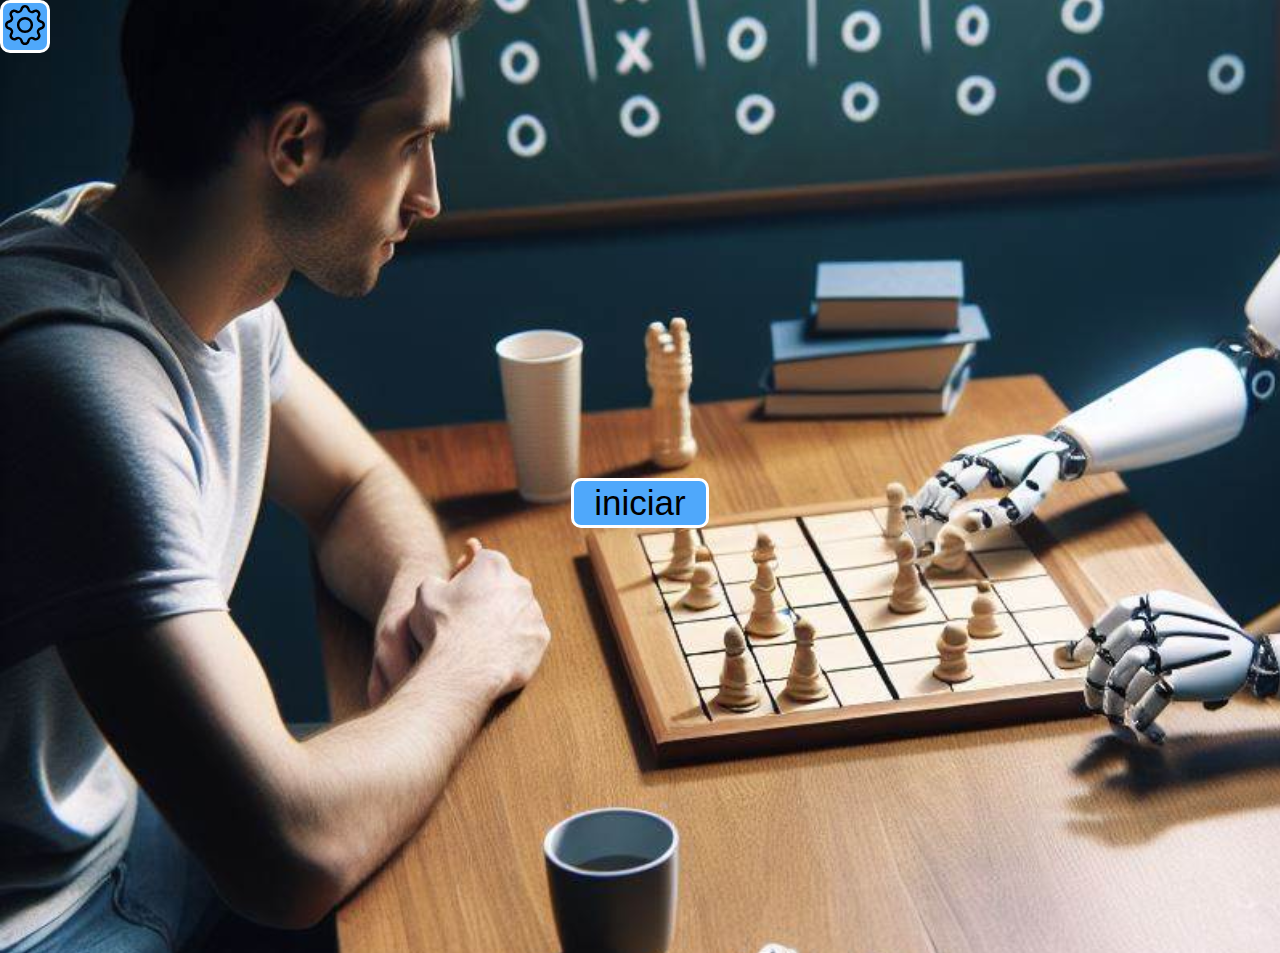
<file: index.html>
<!DOCTYPE html>
<html lang="pt-br">
<head>
    <meta charset="UTF-8">
    <meta name="viewport" content="width=device-width, initial-scale=1.0">
    <title>Game</title>
    <link rel="stylesheet" href="css/index.css">
    <script src="js/somClick.js" defer></script>
    

</head>
<body >
  


    <a href="config.html"> 
    <button id="btn-config"><img src="imagens/gear.svg" alt=""></button>
   </a>

    <div class="container">

        <a href="game.html">


            <button id="btn-start">iniciar</button>
    

        </a>

    </div>


</body>
</html>
</file>
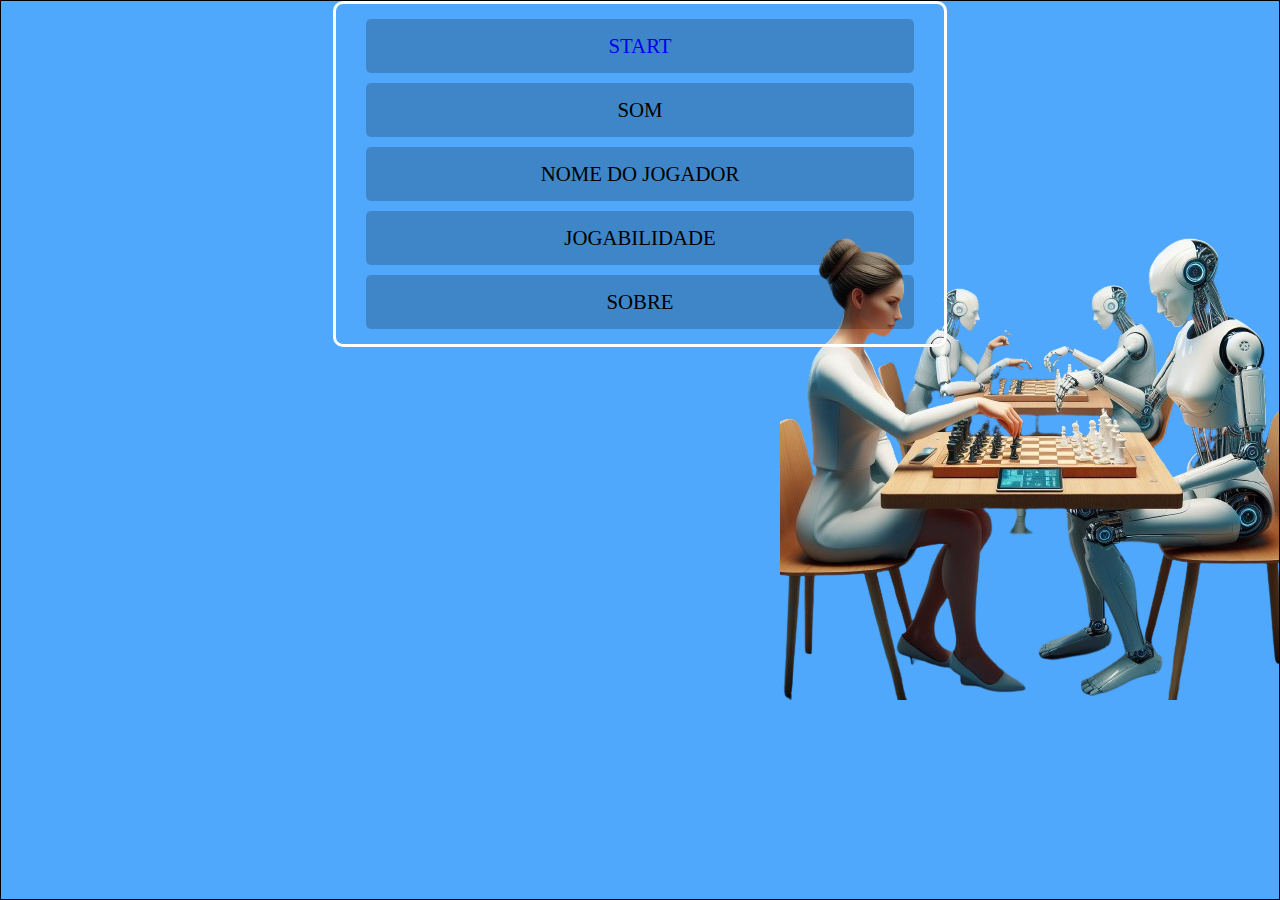
<file: config.html>
<!DOCTYPE html>
<html lang="pt-br">
<head>
    <meta charset="UTF-8">
    <meta name="viewport" content="width=device-width, initial-scale=1.0">
    <title>Config</title>
    <link rel="stylesheet" href="css/config.css">
    <script src="js/config.js" defer></script>
    <script src="js/somClick.js" defer></script>
    
    
</head>
<body>
    
<div class="container">
    <a href="game.html">
<div class="item" id="start">start</div>
    </a>
<div class="item" id="som">som</div>
<div class="item" id="nome_jogador">nome do jogador</div>
<div class="item" id="jogabilidade">jogabilidade</div>
<div class="item" id="sobre">sobre</div>



</div>






</body>
</html>
</file>
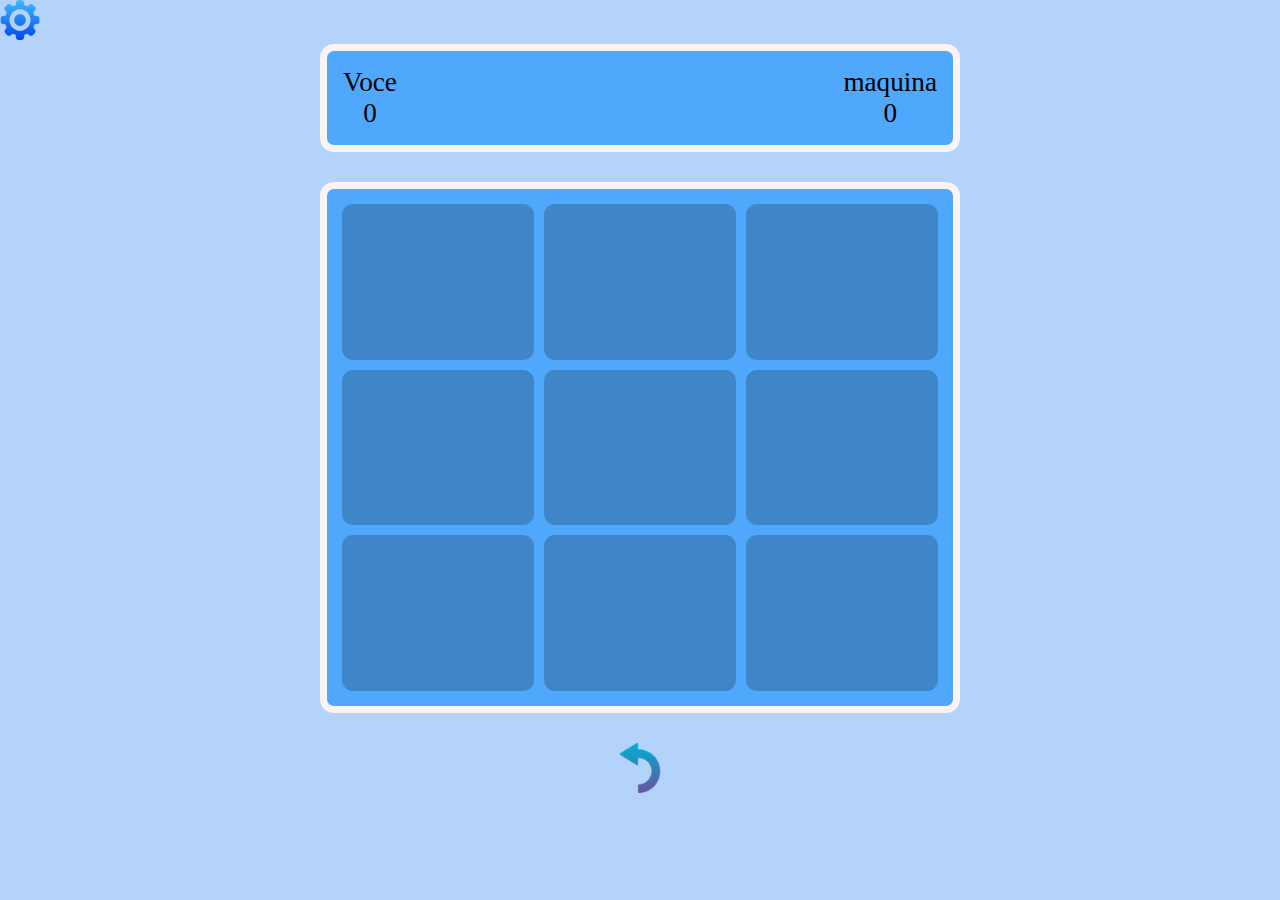
<file: game.html>
<!DOCTYPE html>
<html lang="pt-br">
<head>
    <meta charset="UTF-8">
    <meta name="viewport" content="width=device-width, initial-scale=1.0">
    <title>Game</title>
    <link rel="stylesheet" href="css/game.css">
    <script src="js/jogabilidade.js" defer></script>
    <script src="js/somClick.js" defer></script>
    
</head>
<body>
 


    <a href="config.html"> 
        <img src="imagens/configuracao.png" alt="" width="40">
        
       </a>
    









<div class="container_main flex">

    



    <div class="contado_ponto flex">
<div >

    
    <span id="nome_jogador">Voce</span>
    <span id="ponto_jogador">0</span>
</div>


<div >
    <span>maquina</span>
    <span id="ponto_maquina">0</span>

</div>
</div><!--fechar o ponto-->





    <div class="container_tabuleiro">


    <button data-peca="1"></button>
        <button data-peca="2"></button>
        <button data-peca="3"></button>
        
        
        <button data-peca="4"></button>
        <button data-peca="5"></button>
        <button data-peca="6"></button>
        
        
        <button data-peca="7"></button>
        <button data-peca="8"></button>
        <button data-peca="9"></button>

    </div>
    
    <div>
<a href="index.html">
<img src="imagens/vire-a-esquerda.png" alt="" >
</a>
   </div>




</div>







   
  
    
</body>
</html>
</file>
<file: css/index.css>
*{
margin: 0;
padding: 0;
}



body{
background-repeat: no-repeat; 
width: 100%; height: 100vh;
 background-image: url("../imagens/homem_contra_maquina.svg");

}


#btn-config{
background-color: #4FA8FB ;
 
border: 3px solid white;
border-radius: 10px;
padding: 2px;
}
#btn-config img{

    border-radius: 10px;
    width: 40px; 
}




#btn-start{
border: 3px solid white;
background-color: #4FA8FB ;
border-radius: 10px;
font-size: 35px;
margin: auto;
padding: 2px 20px;
transition: transform 0.2s ease;
}


 

#btn-start:hover, #btn-start:focus{ 

    transform: scale(1.1);
    box-shadow: 5px 5px 5px rgba(221, 197, 197, 0.9),
              /* Uma sombra para a esquerda e para cima */
              -5px -5px 5px rgba(0, 0, 0, 0.2),
              /* Uma sombra para a direita e para cima */
              5px -5px 5px rgba(0, 0, 0, 0.2),
              /* Uma sombra para a esquerda e para baixo */
              -5px 5px 5px rgba(177, 174, 174, 0.2)
}




.container{
    display: flex;
justify-content: center;
align-items: center; 
    width: 100%;
    height: 100%;
    
}
.container img{
max-width: 100%;
max-height: 100%;

}
</file>
<file: css/config.css>
*{
    margin: 0;
    padding: 0;
    box-sizing: border-box;
    }
    
    
    
    body{
    background-repeat: no-repeat; 
    border: 1px solid ; 
    font-size: 1.3rem;
     width: 100%; height: 100vh;
     text-align: center;
     background-image: url("../imagens/humano_e_robo_jogando.png");
    background-color: #4fa8fb;
    background-position: right center;
    text-transform: uppercase;
    
    
    }
    
    
    .container{
        
    
display: flex;
width:48%;
margin: auto;
border: 3px solid white;
border-radius: 10px;
padding: 15px 30px;
gap: 10px;
flex-direction: column;


    }
 .container .item{
background-color: rgba(0, 0, 0, 0.2);
border-radius: 5px;
padding: 15px 30px;
}
.item:hover{
background-color: rgba(0, 0, 0, 0.3);
cursor: pointer;
}
a{
text-decoration: none;}




@media (max-width: 699px) {
    .container{
width: 100%; 
    }
  
    
 .container .item{
    background-color: rgba(48, 46, 46, 0.603);
    border-radius: 5px;
    padding: 15px 30px;
    font-size: 1.2rem;
    
  color: rgb(224, 204, 204);
    }
  
   
  }
</file>
<file: css/game.css>
:root {
    --cor-primaria: #4FA8FB; 
    --bordy_cor: #b4d3fb;
    --border_cor:rgb(250, 243, 243); 
  }
 
*{
margin: 0;
padding: 0;
box-sizing: border-box;
}
 



body{
background-color: var(--bordy_cor); 
 

}
.container_main{
flex-direction: column;
gap: 30px;

}
.flex{
display: flex;

}
.contado_ponto{
background-color: var(--cor-primaria);
border: 7px solid var(--border_cor);
width: 50%;
margin: auto; 
gap: 50px;
padding: 1rem;
border-radius: 14px;
font-size: 1.7rem;
text-align: center;
justify-content: space-between; 

}
.contado_ponto span{
display: block;

}
.container_tabuleiro{
/* */
margin: auto;
width: 50%;

border-radius: 14px;  
display: grid;
border: 7px solid var(--border_cor);
background-color: var(--cor-primaria);
gap: 10px;
grid-template-columns: repeat(3, 1fr);
width: 1fr;
grid-template-columns: repeat(3, 1fr);
grid-template-rows: repeat(3, 1fr);
padding: 15px; 
height: 59vh; 
}


.container_main
.container_tabuleiro button{
background: rgba(0, 0, 0, 0.2);
font-size: 4rem;
border-radius: 11px;
border: none;

}



.container_main .container_tabuleiro button:hover{
    background: rgba(43, 42, 42, 0.2);
    
    
    box-shadow: 5px 5px 5px rgba(70, 68, 68, 0.9),
    -5px -5px 5px rgba(0, 0, 0, 0.2),
    5px -5px 5px rgba(0, 0, 0, 0.2),
   -5px 5px 5px rgba(177, 174, 174, 0.2)
}




.container_main img {
    width: 50px;
    margin: auto;
    display: block;
}

a  button img{ 
  width: 600px ;

  display: block;
background-color:rebeccapurple ;
}
 


@media (max-width: 699px) {
  .contado_ponto {
width: 100%;
margin: none;
 
  }



  a  button img{ 
    width: 100px ;
  
    display: block;
  background-color:rebeccapurple ;
  }
  
.container_tabuleiro{
width: 100%;
}
}
</file>
